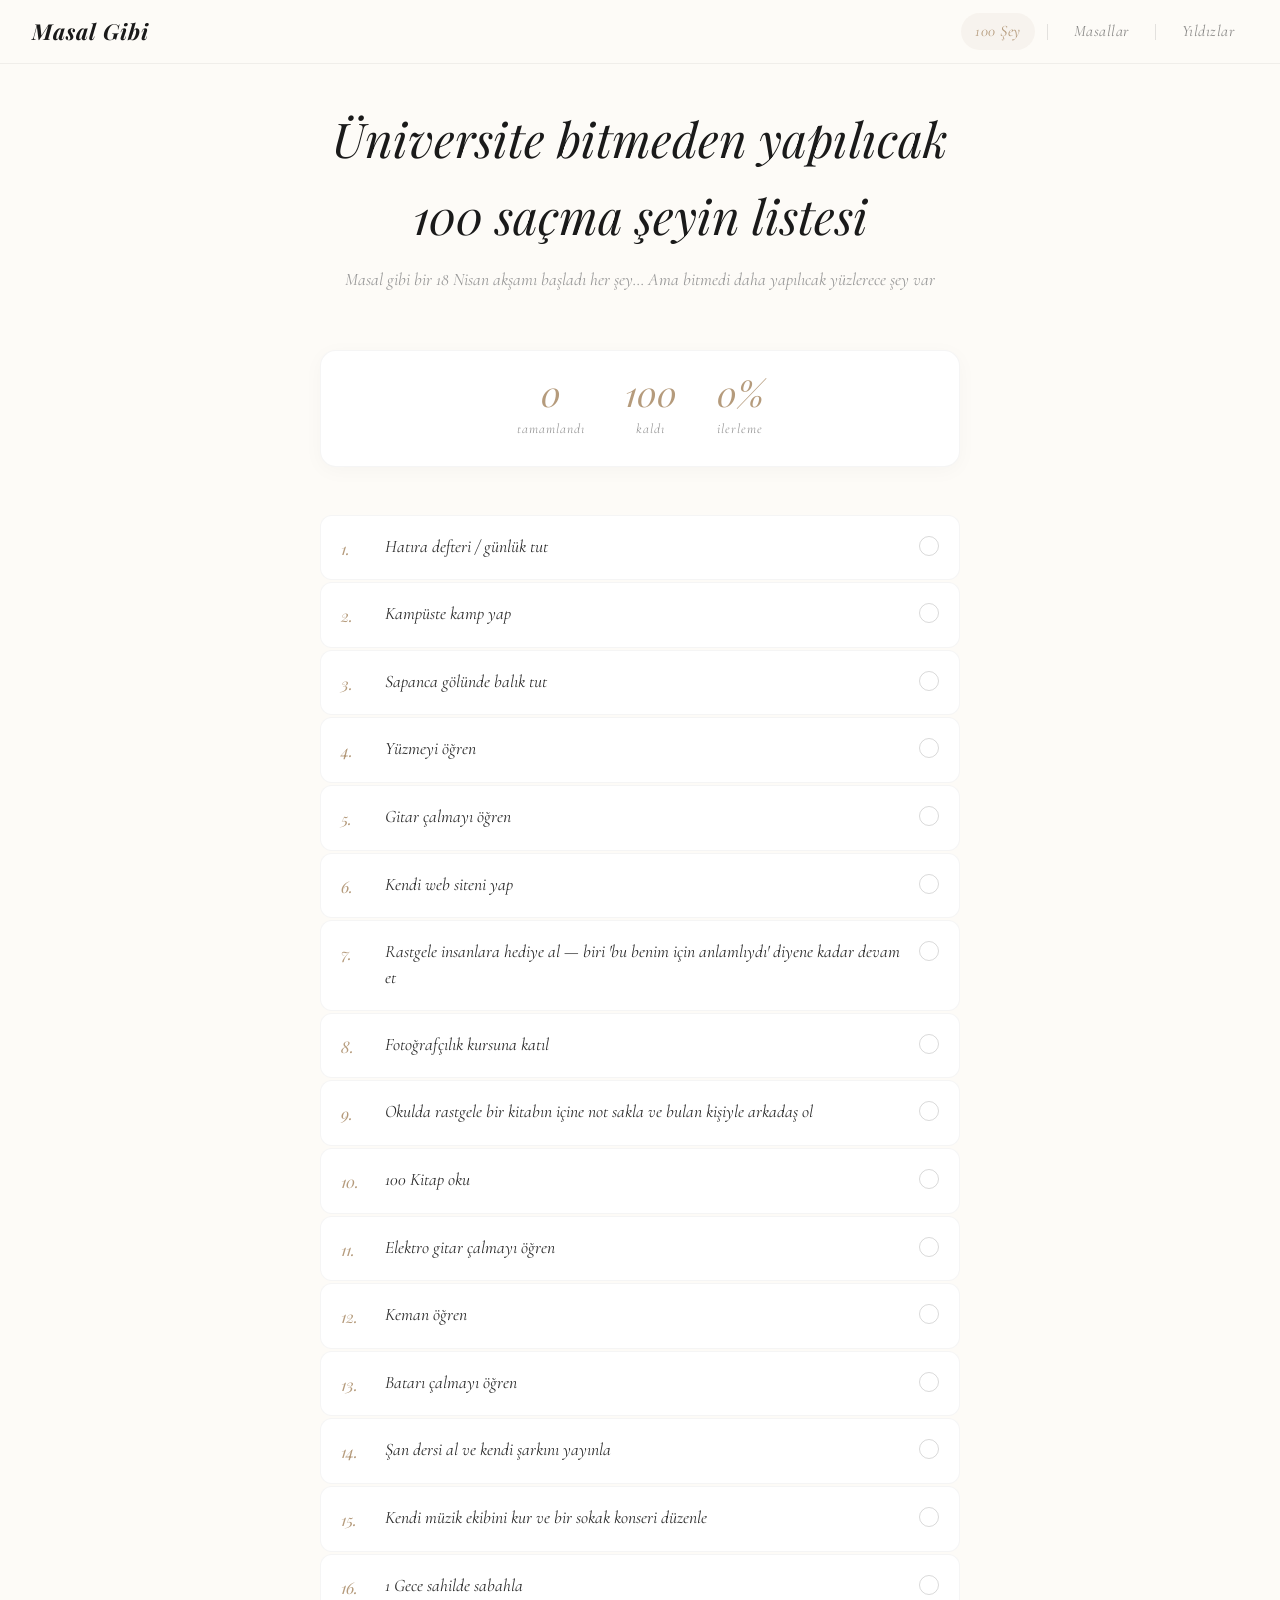
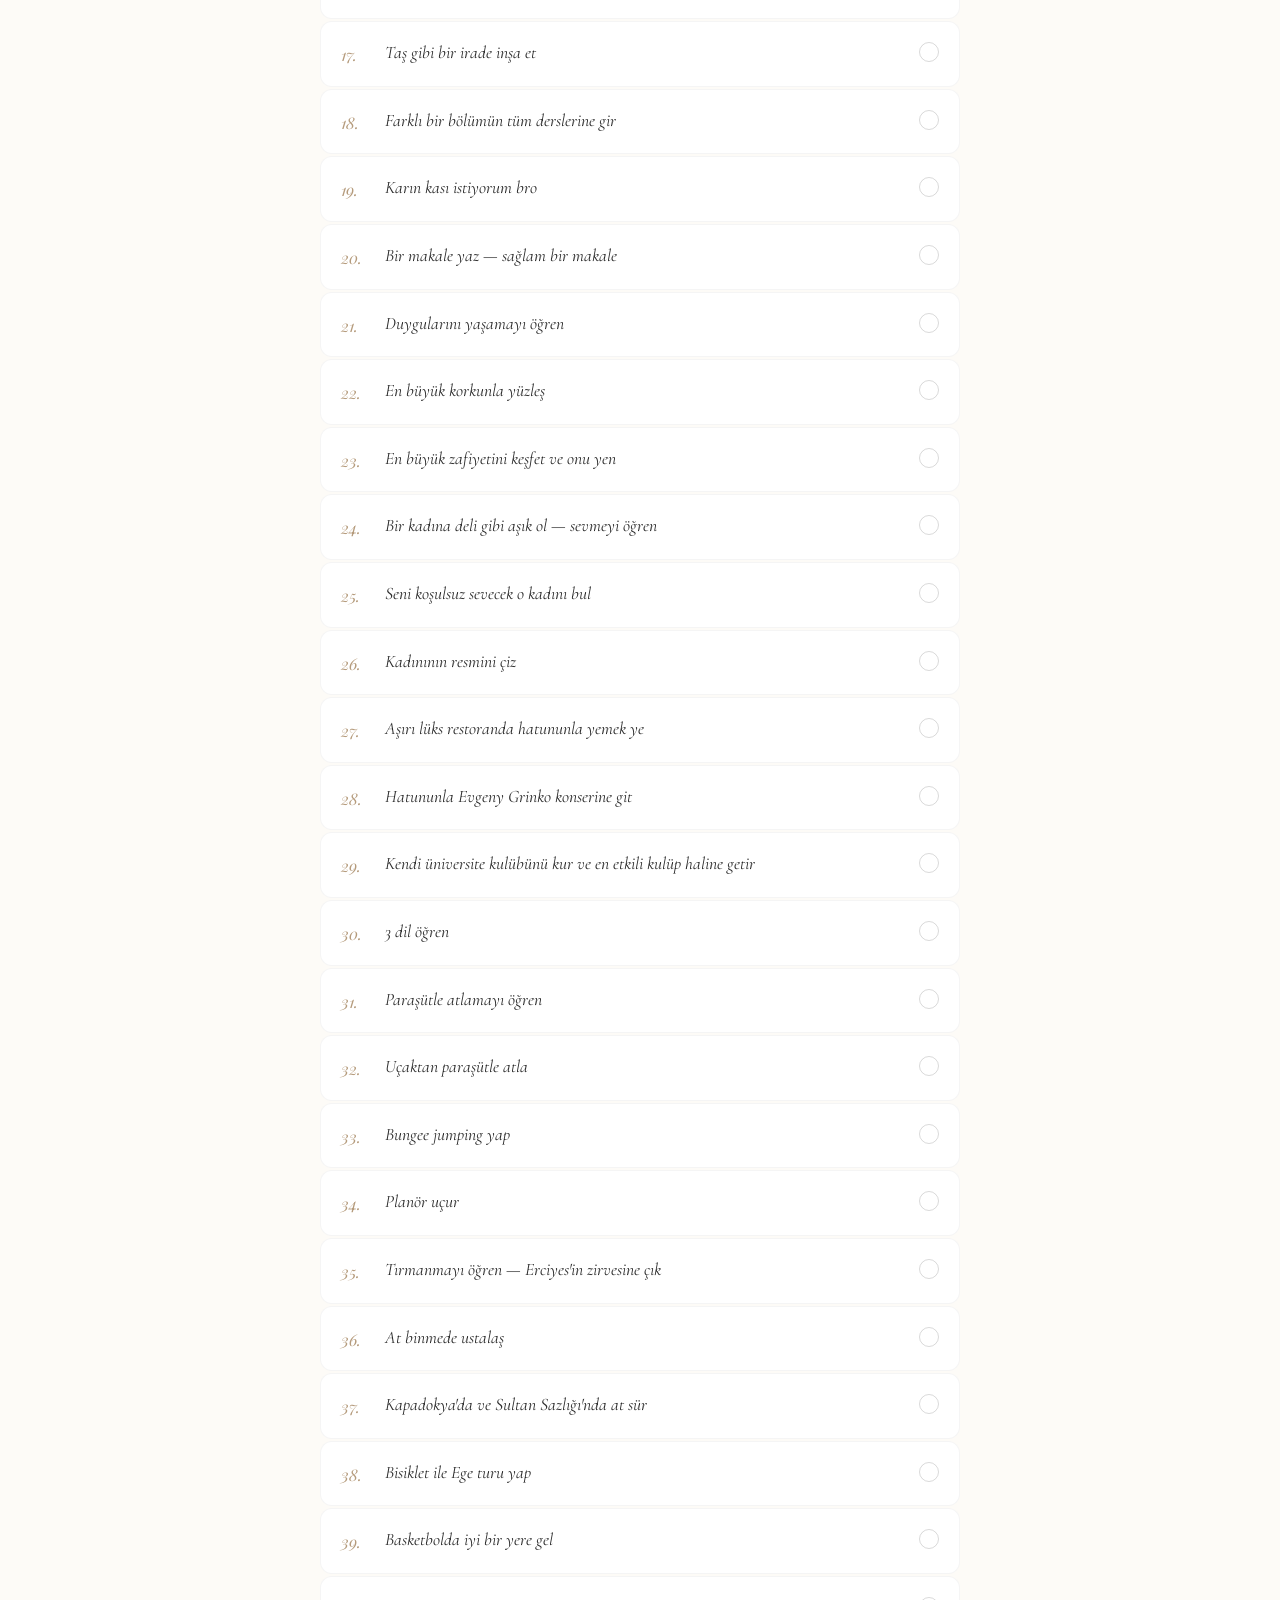
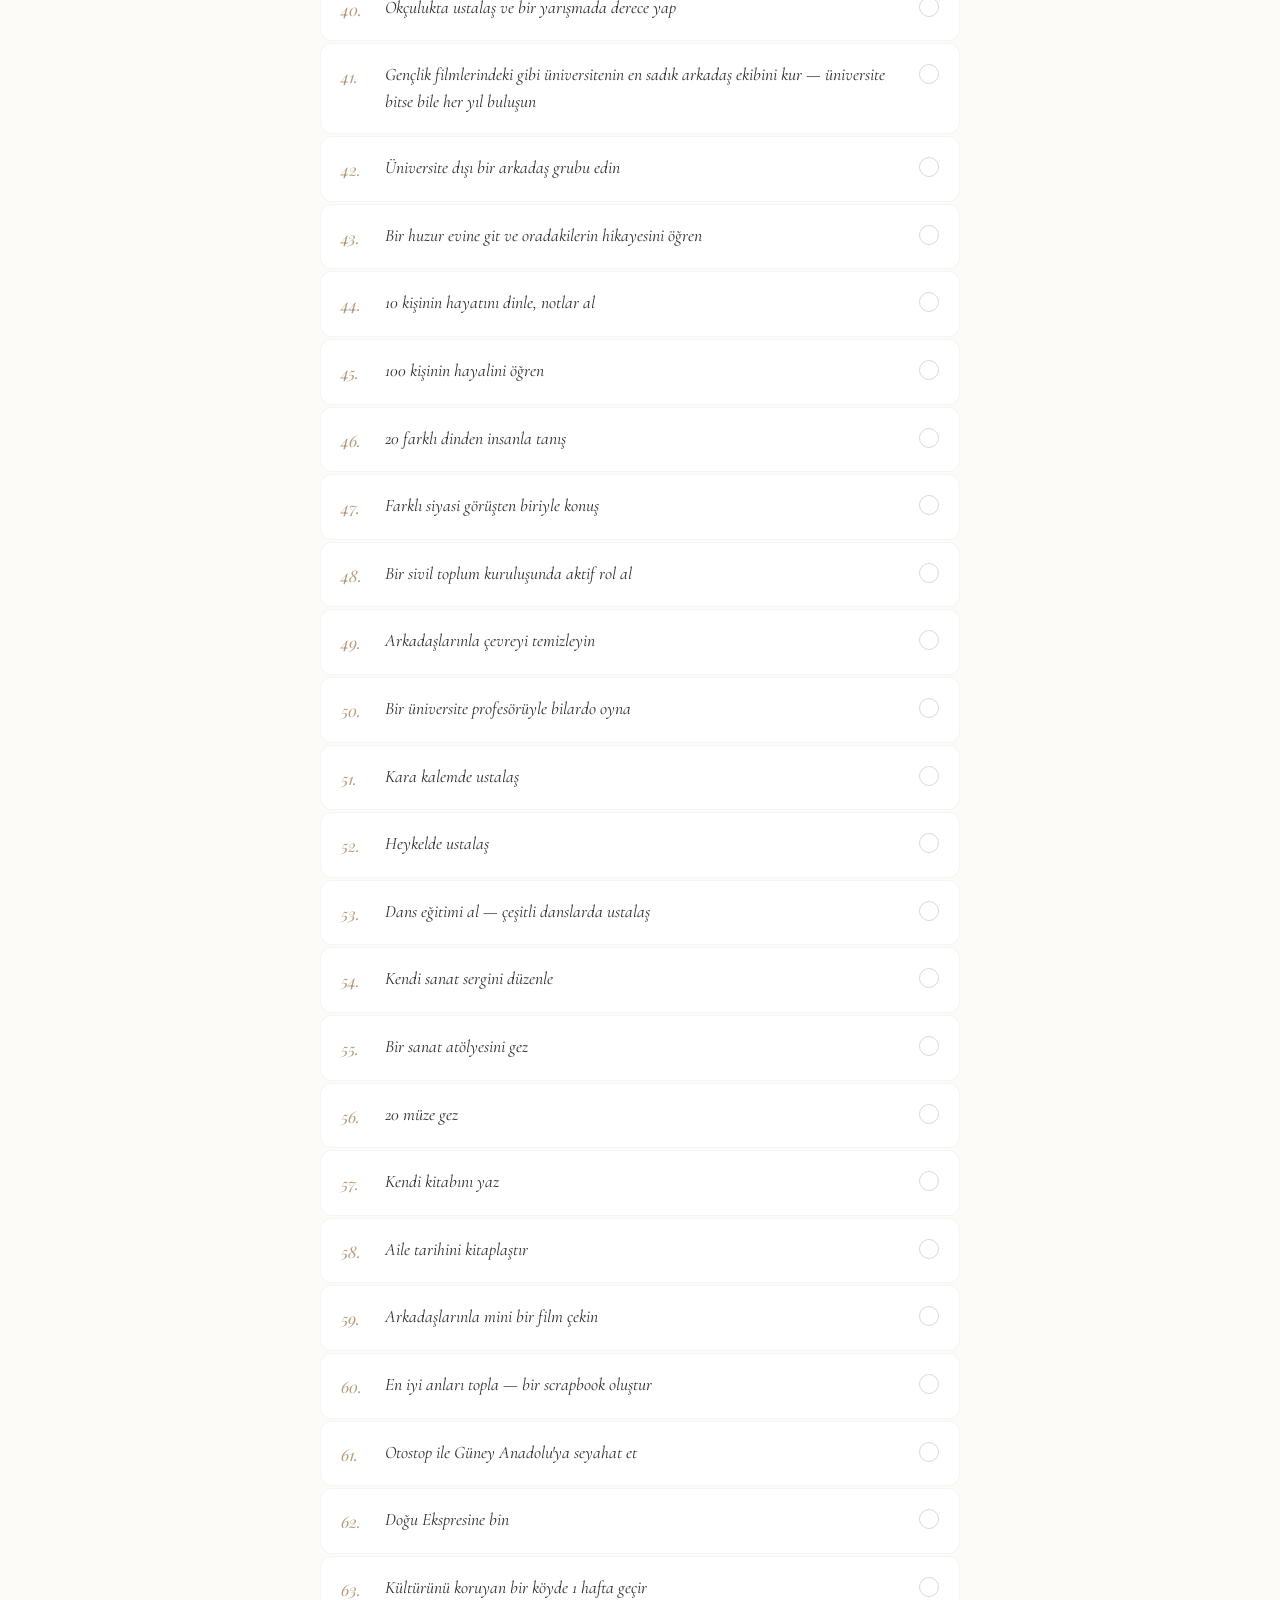
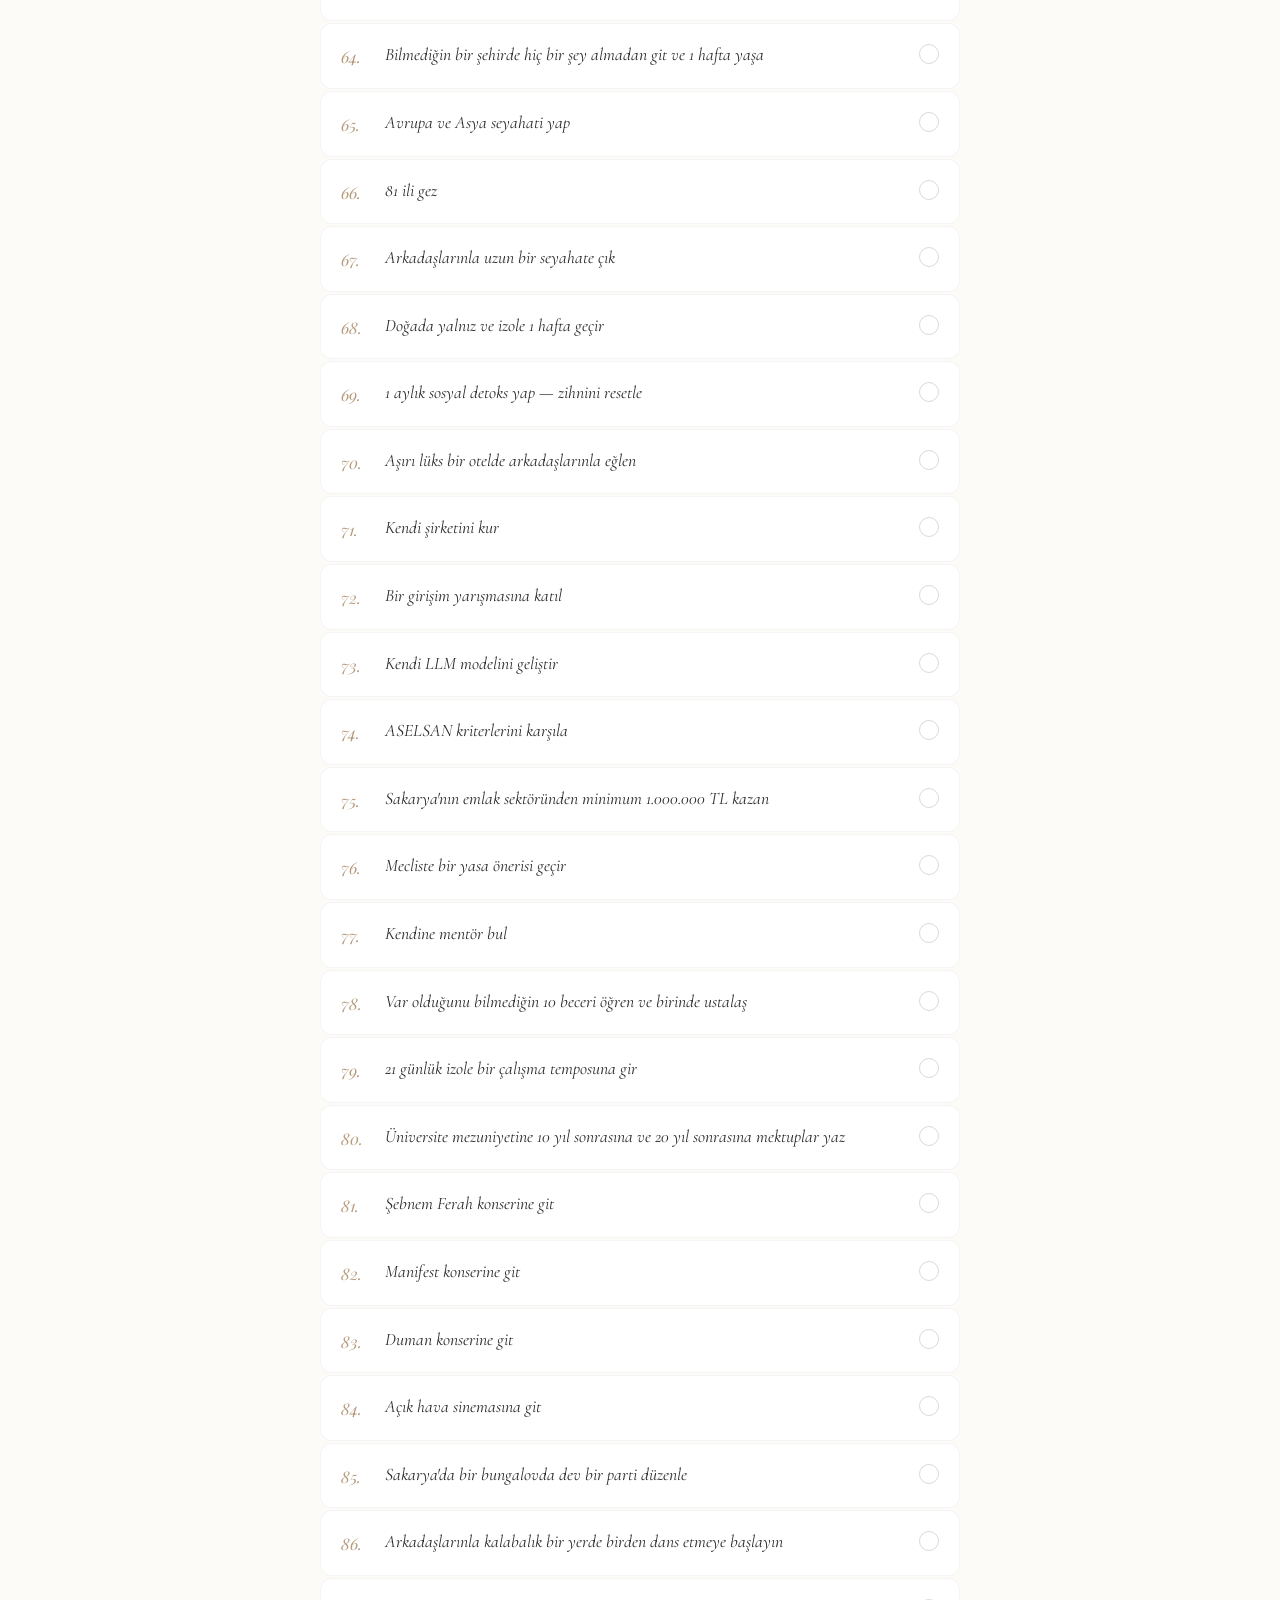
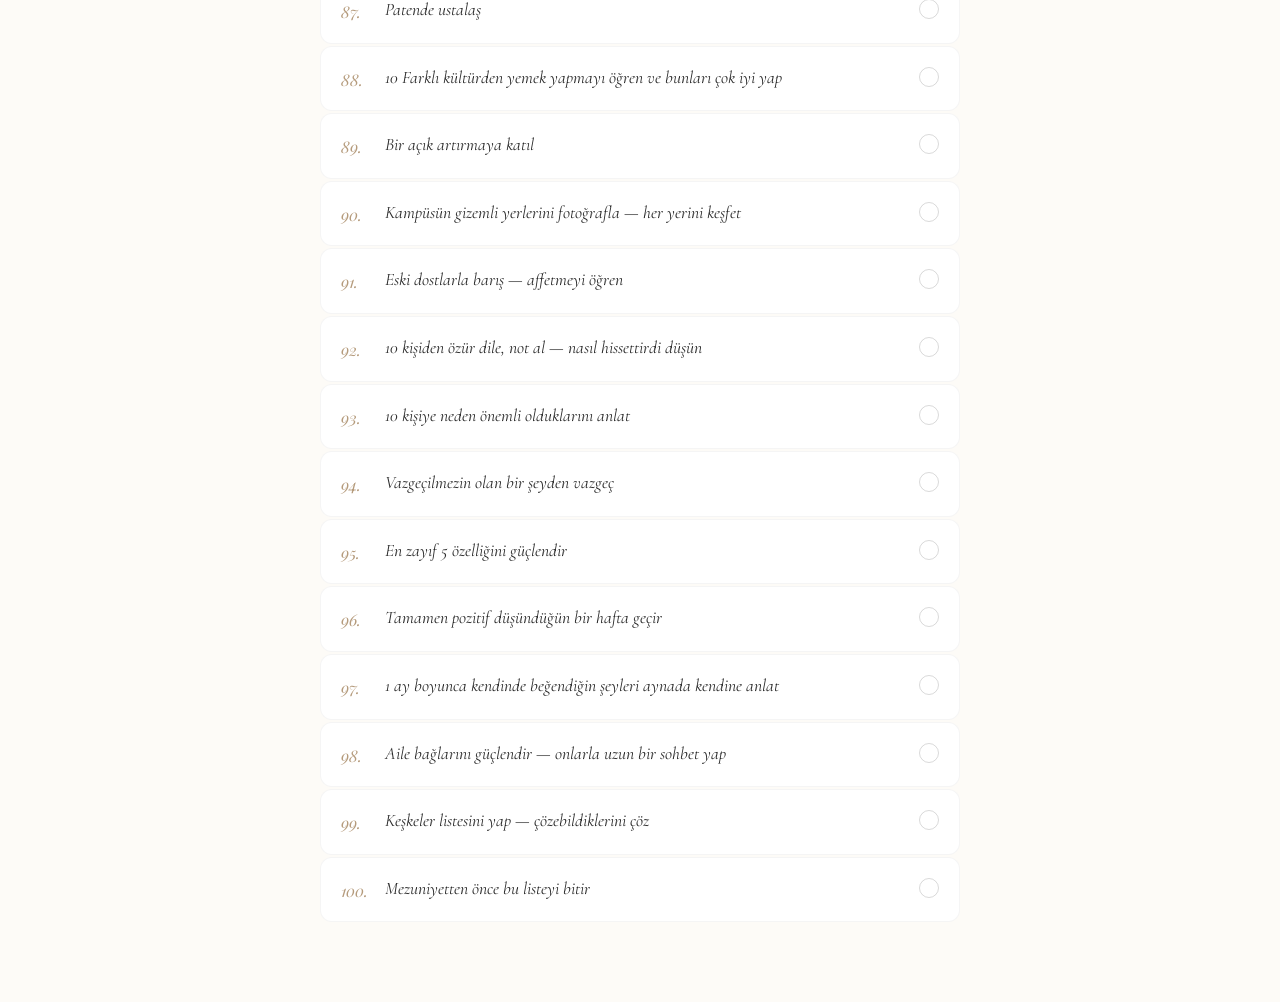
<file: bucket.html>
<!DOCTYPE html>
<html lang="tr">
<head>
  <meta charset="UTF-8">
  <meta name="viewport" content="width=device-width, initial-scale=1.0">
  <title>Masal Gibi | 100 Şey</title>
  <link href="https://fonts.googleapis.com/css2?family=Playfair+Display:ital,wght@0,400;0,700;1,400&family=Cormorant+Garamond:ital,wght@0,300;1,300&family=Inter:wght@300;400&display=swap" rel="stylesheet">
  <link rel="stylesheet" href="css/bucket.css">
</head>
<body>

  <!-- HEADER -->
  <header class="header">
    <a href="index.html" class="logo-text">Masal Gibi</a>
<nav class="nav">
  <a href="bucket.html" class="nav-link">100 Şey</a>
  <div class="nav-divider"></div>
  <a href="stories.html" class="nav-link">Masallar</a>
  <div class="nav-divider"></div>
  <a href="stars.html" class="nav-link">Yıldızlar</a>
</nav>
  </header>

  <!-- İÇERİK -->
  <main class="container">

    <div class="page-header">
      <h1>Üniversite bitmeden yapılıcak 100 saçma şeyin listesi</h1>
      <p>Masal gibi bir 18 Nisan akşamı başladı her şey...      Ama bitmedi daha yapılıcak yüzlerece şey var</p>
    </div>

    <div class="counter">
      <div class="counter-item">
        <span class="counter-number" id="count-done">0</span>
        <span class="counter-label">tamamlandı</span>
      </div>
      <div class="counter-item">
        <span class="counter-number" id="count-left">100</span>
        <span class="counter-label">kaldı</span>
      </div>
      <div class="counter-item">
        <span class="counter-number" id="count-percent">0%</span>
        <span class="counter-label">ilerleme</span>
      </div>
    </div>

    <div class="bucket-list" id="bucket-list"></div>

  </main>

  <script src="data/bucket.js"></script>
  <script src="js/header.js"></script>
  <script src="js/nav.js"></script>
  <script>
    const list = document.getElementById("bucket-list");

    function updateCounter() {
      const total   = BUCKET_LIST.length;
      const done    = BUCKET_LIST.filter(i => i.done).length;
      const left    = total - done;
      const percent = Math.round((done / total) * 100);

      document.getElementById("count-done").textContent    = done;
      document.getElementById("count-left").textContent    = left;
      document.getElementById("count-percent").textContent = percent + "%";
    }

    BUCKET_LIST.forEach(item => {
      const el = document.createElement("div");
      el.className = "bucket-item" + (item.done ? " done" : "");
      el.innerHTML = `
        <span class="item-number">${item.id}.</span>
        <span class="item-text">${item.text}</span>
        <span class="item-check">${item.done ? "✓" : ""}</span>
      `;
      list.appendChild(el);
    });

    updateCounter();
  </script>

</body>
</html>
</file>
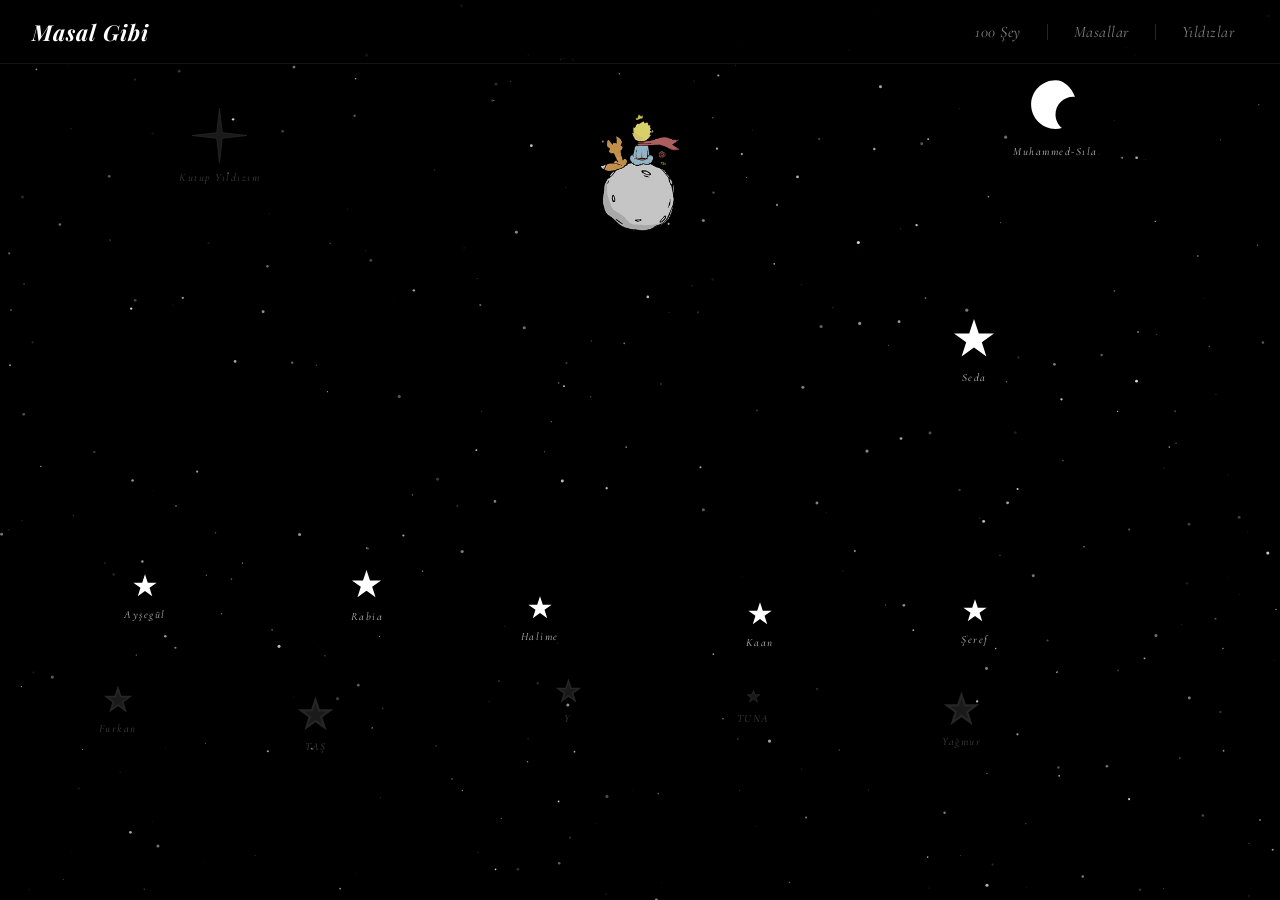
<file: stars.html>
<!DOCTYPE html>
<html lang="tr">
<head>
  <meta charset="UTF-8">
  <meta name="viewport" content="width=device-width, initial-scale=1.0">
  <title>Masal Gibi | Yıldızlar</title>
  <link href="https://fonts.googleapis.com/css2?family=Playfair+Display:ital,wght@0,400;1,400&family=Cormorant+Garamond:ital,wght@0,300;1,300&display=swap" rel="stylesheet">
  <style>
    *, *::before, *::after { margin: 0; padding: 0; box-sizing: border-box; }

    :root {
      --font-serif: 'Playfair Display', Georgia, serif;
      --font-body: 'Cormorant Garamond', Georgia, serif;
    }

    body, html {
      width: 100%; height: 100%;
      background: #000;
      overflow: hidden;
      font-family: var(--font-body);
    }

    #star-field {
      position: fixed;
      inset: 0;
      z-index: 1;
      pointer-events: none;
    }

    .sky {
      position: relative;
      width: 100vw;
      height: 100vh;
      z-index: 10;
    }

    /* HEADER */
    .header {
      position: fixed;
      top: 0;
      width: 100%;
      height: 64px;
      background: rgba(0,0,0,0.6);
      backdrop-filter: blur(12px);
      display: flex;
      align-items: center;
      justify-content: space-between;
      padding: 0 32px;
      z-index: 200;
      border-bottom: 1px solid rgba(255,255,255,0.08);
    }

    .logo-text {
      font-family: var(--font-serif);
      font-size: 22px;
      font-weight: 700;
      font-style: italic;
      color: #ffffff;
      text-decoration: none;
      letter-spacing: 1px;
    }

    .nav {
      display: flex;
      align-items: center;
      gap: 8px;
    }

    .nav-link {
      font-family: var(--font-body);
      font-style: italic;
      font-size: 1rem;
      color: rgba(255,255,255,0.5);
      text-decoration: none;
      padding: 6px 14px;
      border-radius: 20px;
      letter-spacing: 0.5px;
      transition: color 0.3s, background 0.3s;
      white-space: nowrap;
    }

    .nav-link:hover {
      color: #ffffff;
      background: rgba(255,255,255,0.08);
    }

    .nav-link.active {
      color: #ffffff;
      background: rgba(255,255,255,0.08);
    }

    .nav-divider {
      width: 1px;
      height: 16px;
      background: rgba(255,255,255,0.15);
      margin: 0 4px;
    }

    /* CELESTIAL */
    .celestial {
      position: absolute;
      z-index: 100;
      display: flex;
      flex-direction: column;
      align-items: center;
      transition: opacity 0.5s ease;
    }

    .celestial svg {
      display: block;
      width: 100%;
      height: 100%;
      overflow: visible;
    }

    @keyframes activeGlow {
      0%, 100% { filter: drop-shadow(0 0 4px #fff); transform: scale(1); }
      50%       { filter: drop-shadow(0 0 12px #fff) drop-shadow(0 0 20px #fff); transform: scale(1.08); }
    }

    .active-star {
      cursor: pointer;
      animation: activeGlow 4s infinite ease-in-out;
    }
    .active-star svg { fill: #ffffff; }

    .dim-star {
      cursor: default;
      opacity: 0.45;
    }
    .dim-star svg { fill: #3a3a3a; stroke: #555; stroke-width: 1.5px; }

    .name-tag {
      margin-top: 8px;
      font-family: var(--font-body);
      font-style: italic;
      font-size: 11px;
      letter-spacing: 1.5px;
      color: rgba(255,255,255,0.55);
      white-space: nowrap;
      text-align: center;
      pointer-events: none;
      transition: color 0.3s;
    }

    .active-star .name-tag { color: rgba(255,255,255,0.75); }
    .active-star:hover .name-tag { color: rgba(255,255,255,1); }

    /* PRENS */
    #prens {
      position: absolute;
      transform: translateX(-50%);
      z-index: 50;
      opacity: 0.85;
      width: 130px;
      pointer-events: none;
    }

    /* OVERLAY */
    #overlay {
      position: fixed;
      inset: 0;
      background: rgba(0,0,0,0.88);
      backdrop-filter: blur(18px);
      display: flex;
      flex-direction: column;
      justify-content: center;
      align-items: center;
      z-index: 1000;
      opacity: 0;
      pointer-events: none;
      transition: opacity 0.6s ease;
    }

    #overlay.active {
      opacity: 1;
      pointer-events: all;
    }

    .modal-content {
      max-width: 560px;
      width: 90%;
      text-align: center;
      color: #fff;
      padding: 20px;
    }

    .modal-star-placeholder {
      height: 120px;
      display: flex;
      align-items: center;
      justify-content: center;
      margin-bottom: 20px;
    }

    #modal-name {
      font-family: var(--font-serif);
      font-style: italic;
      font-size: clamp(1.8rem, 5vw, 2.8rem);
      font-weight: 400;
      letter-spacing: 3px;
      margin-bottom: 16px;
      color: #fff;
    }

    #modal-note {
      font-family: var(--font-body);
      font-style: italic;
      font-size: clamp(1rem, 2.5vw, 1.2rem);
      color: rgba(255,255,255,0.65);
      line-height: 1.8;
      margin-bottom: 40px;
    }

    .close-btn {
      background: transparent;
      color: rgba(255,255,255,0.5);
      border: 1px solid rgba(255,255,255,0.2);
      padding: 10px 36px;
      cursor: pointer;
      font-family: var(--font-body);
      font-style: italic;
      font-size: 0.95rem;
      letter-spacing: 2px;
      transition: all 0.3s;
    }

    .close-btn:hover {
      color: #fff;
      border-color: rgba(255,255,255,0.6);
    }

    #clone-layer {
      position: fixed;
      inset: 0;
      z-index: 1100;
      pointer-events: none;
    }

    @media (max-width: 600px) {
      .header { padding: 0 16px; }
      .logo-text { font-size: 19px; }
      .nav-link { font-size: 0.9rem; padding: 5px 10px; }
    }
  </style>
</head>
<body>

<canvas id="star-field"></canvas>

<header class="header">
  <a href="index.html" class="logo-text">Masal Gibi</a>
<nav class="nav">
  <a href="bucket.html" class="nav-link">100 Şey</a>
  <div class="nav-divider"></div>
  <a href="stories.html" class="nav-link">Masallar</a>
  <div class="nav-divider"></div>
  <a href="stars.html" class="nav-link">Yıldızlar</a>
</nav>
</header>

<div class="sky" id="sky"></div>

<div id="overlay">
  <div class="modal-content">
    <div class="modal-star-placeholder"></div>
    <div id="modal-name"></div>
    <p id="modal-note"></p>
    <button class="close-btn" onclick="closeOverlay()">Gökyüzüne dön</button>
  </div>
</div>

<div id="clone-layer"></div>

<script src="data/stars.js"></script>
<script src="js/nav.js"></script>
<script>
  const SHAPES = {
    star4: { vb: "0 0 100 100", d: "M50 0 L55 45 L100 50 L55 55 L50 100 L45 55 L0 50 L45 45 Z" },
    star5: { vb: "0 0 24 24",   d: "M12 2l2.4 7.2h7.6l-6.1 4.4 2.3 7.2-6.2-4.5-6.2 4.5 2.3-7.2-6.1-4.4h7.6z" },
    moon:  { vb: "0 0 24 24",   d: "M12 3c-4.97 0-9 4.03-9 9s4.03 9 9 9c.83 0 1.61-.12 2.35-.33-1.44-1.21-2.35-3.01-2.35-5.02 0-3.62 2.94-6.55 6.55-6.55.22 0 .43.01.65.04C18.06 5.92 15.26 3 12 3z" }
  };

  const canvas = document.getElementById("star-field");
  const ctx    = canvas.getContext("2d");
  let cw, ch;

  const bgStars = Array.from({ length: 350 }, () => ({
    x:     Math.random() * 100,
    y:     Math.random() * 100,
    s:     Math.random() * 1.4 + 0.2,
    o:     Math.random() * 0.7 + 0.1,
    speed: Math.random() * 0.003 + 0.001
  }));

  function resizeCanvas() {
    cw = canvas.width  = window.innerWidth;
    ch = canvas.height = window.innerHeight;
  }

  function drawCanvas() {
    ctx.clearRect(0, 0, cw, ch);
    bgStars.forEach(s => {
      s.o += Math.sin(Date.now() * s.speed) * 0.002;
      ctx.fillStyle = `rgba(255,255,255,${Math.max(0.05, Math.min(0.9, s.o))})`;
      ctx.beginPath();
      ctx.arc(s.x * cw / 100, s.y * ch / 100, s.s, 0, Math.PI * 2);
      ctx.fill();
    });
    requestAnimationFrame(drawCanvas);
  }

  window.addEventListener("resize", resizeCanvas);
  resizeCanvas();
  drawCanvas();

  const sky = document.getElementById("sky");

  if (STARS_DATA.prens) {
    const img = document.createElement("img");
    img.id  = "prens";
    img.src = STARS_DATA.prens.src;
    Object.assign(img.style, STARS_DATA.prens.pos);
    sky.appendChild(img);
  }

  function createCelestial(data, pos) {
    const el = document.createElement("div");
    el.className = "celestial " + (data.active ? "active-star" : "dim-star");
    el.id = data.id;

    Object.assign(el.style, {
      width:  data.size + "px",
      height: data.size + "px",
      ...pos
    });

    const shape = SHAPES[data.shape] || SHAPES.star5;
    el.innerHTML = `
      <svg viewBox="${shape.vb}"><path d="${shape.d}"/></svg>
      <div class="name-tag">${data.name}</div>
    `;

    if (data.active) {
      el.addEventListener("click", () => openOverlay(data, el));
    }

    return el;
  }

  STARS_DATA.main.forEach(star => {
    sky.appendChild(createCelestial(star, star.pos));
  });

  function gridPositions(count) {
    const cols  = Math.ceil(Math.sqrt(count * 2));
    const rows  = Math.ceil(count / cols);
    const cellW = 80 / cols;
    const cellH = 25 / rows;
    const positions = [];

    for (let r = 0; r < rows; r++) {
      for (let c = 0; c < cols; c++) {
        if (positions.length >= count) break;
        const baseLeft = 10 + c * cellW;
        const baseTop  = 65 + r * cellH;
        const jitterX  = (Math.random() - 0.5) * cellW * 0.35;
        const jitterY  = (Math.random() - 0.5) * cellH * 0.35;
        positions.push({
          left: Math.min(Math.max(baseLeft + jitterX, 5), 92) + "vw",
          top:  Math.min(Math.max(baseTop  + jitterY, 63), 93) + "vh"
        });
      }
    }
    return positions;
  }

  const friendPositions = gridPositions(STARS_DATA.friends.length);
  STARS_DATA.friends.forEach((star, idx) => {
    sky.appendChild(createCelestial(star, friendPositions[idx]));
  });

  let activeClone = null;
  let originEl    = null;
  let originPos   = {};

  function openOverlay(data, el) {
    originEl = el;
    const rect = el.getBoundingClientRect();
    originPos = { top: rect.top, left: rect.left };

    const clone = el.cloneNode(true);
    Object.assign(clone.style, {
      position:   "fixed",
      top:        rect.top    + "px",
      left:       rect.left   + "px",
      width:      rect.width  + "px",
      height:     rect.height + "px",
      transition: "none"
    });
    clone.querySelector(".name-tag").style.display = "none";
    document.getElementById("clone-layer").appendChild(clone);
    activeClone = clone;
    el.style.opacity = "0";

    document.getElementById("modal-name").textContent = data.name;
    document.getElementById("modal-note").textContent = data.note || "Işığıyla eşlik ediyor.";
    document.getElementById("overlay").classList.add("active");

    requestAnimationFrame(() => {
      clone.style.transition = "all 0.9s cubic-bezier(0.19, 1, 0.22, 1)";
      clone.style.top        = "30%";
      clone.style.left       = "50%";
      clone.style.transform  = "translate(-50%, -50%) scale(3)";
    });
  }

  function closeOverlay() {
    document.getElementById("overlay").classList.remove("active");
    if (activeClone) {
      activeClone.style.transition = "all 0.7s cubic-bezier(0.19, 1, 0.22, 1)";
      activeClone.style.top        = originPos.top  + "px";
      activeClone.style.left       = originPos.left + "px";
      activeClone.style.transform  = "translate(0,0) scale(1)";
      setTimeout(() => {
        if (originEl) originEl.style.opacity = "1";
        activeClone.remove();
        activeClone = null;
        originEl    = null;
      }, 700);
    }
  }

  document.getElementById("overlay").addEventListener("click", function(e) {
    if (e.target === this) closeOverlay();
  });
</script>

</body>
</html>
</file>
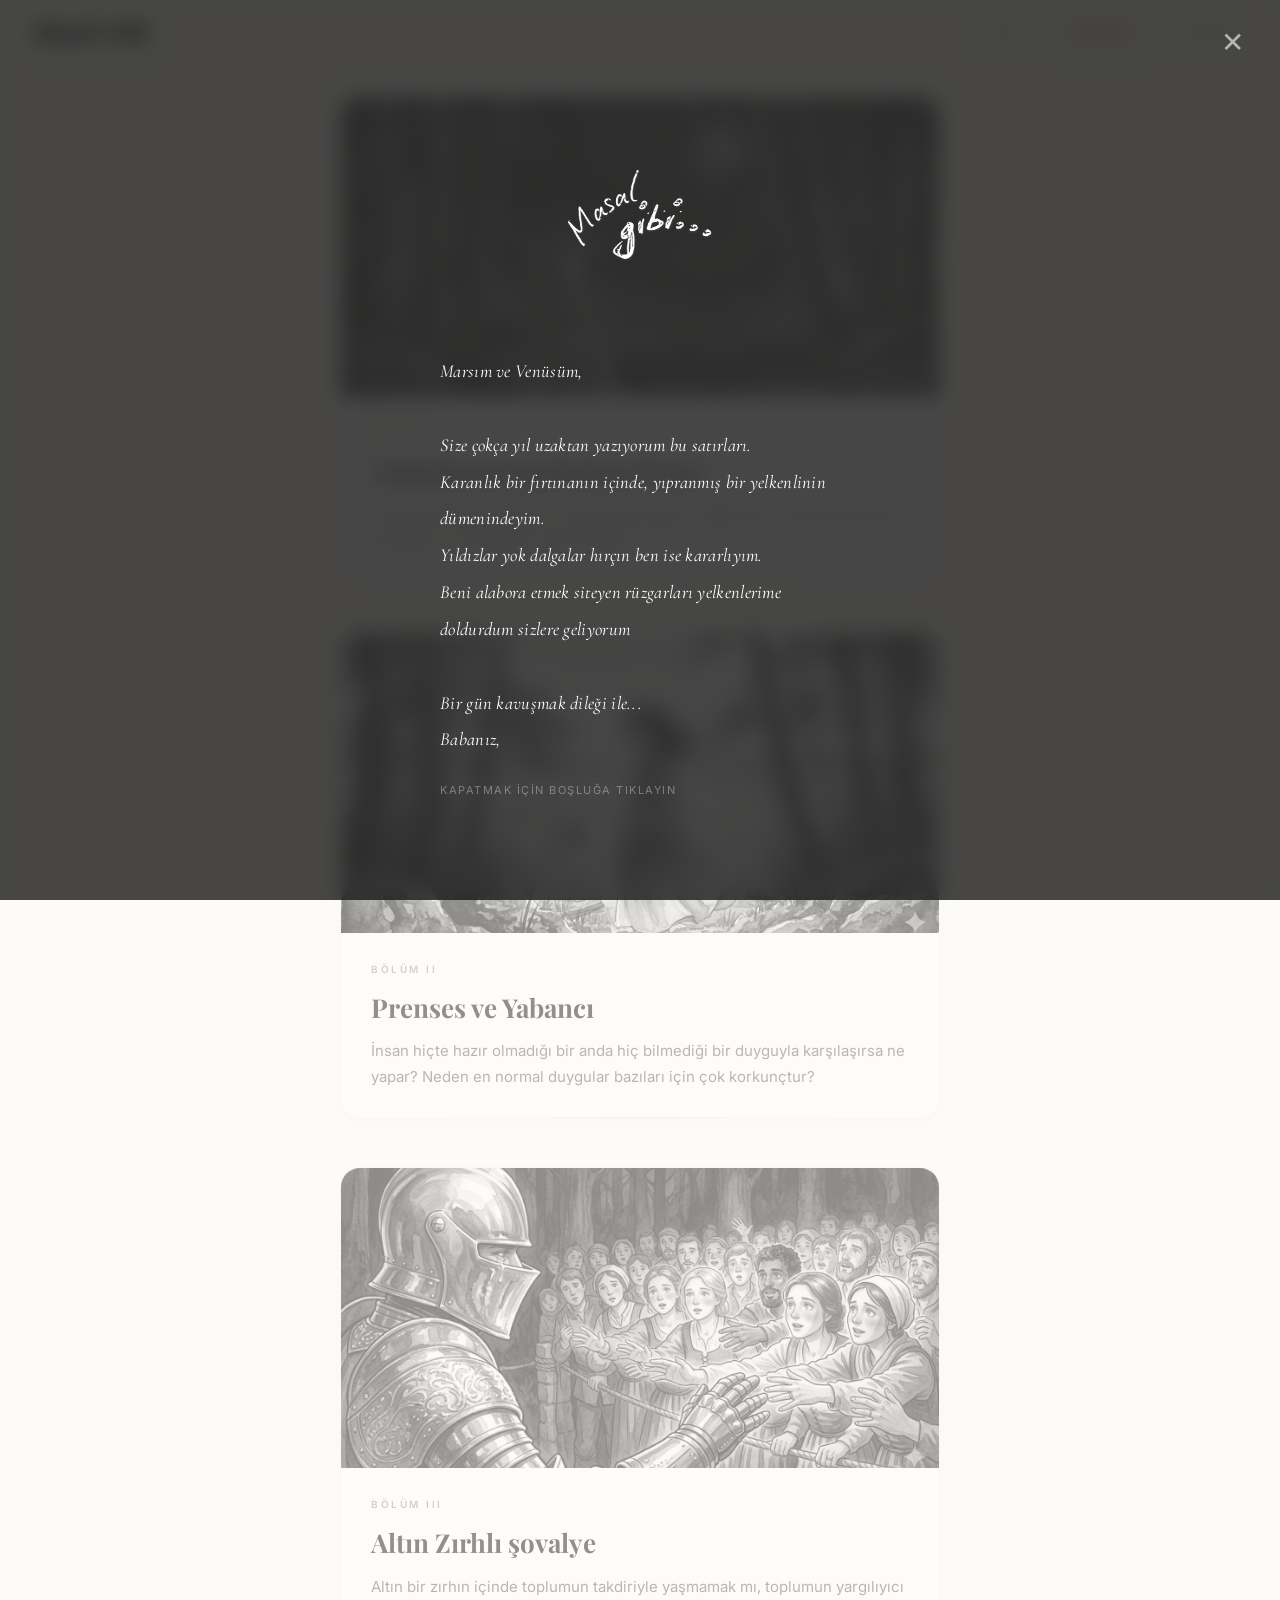
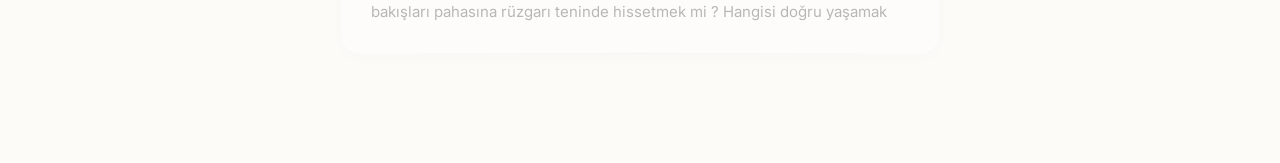
<file: stories.html>
<!DOCTYPE html>
<html lang="tr">
<head>
  <meta charset="UTF-8">
  <meta name="viewport" content="width=device-width, initial-scale=1.0">
  <title>Masal Gibi</title>
  <link href="https://fonts.googleapis.com/css2?family=Playfair+Display:ital,wght@0,400;0,700;1,400&family=Cormorant+Garamond:ital,wght@0,300;1,300&family=Inter:wght@300;400&display=swap" rel="stylesheet">
  <link rel="stylesheet" href="css/main.css">
</head>
<body>

  <!-- GİRİŞ EKRANI -->
  <div id="intro" class="intro">
    <div class="close" id="closeBtn">✕</div>
    <div class="intro-box">
      <img src="assets/images/ovlog.png" class="intro-logo" alt="Logo">
      <p class="intro-text">
        Marsım ve Venüsüm,<br><br>
        Size çokça yıl uzaktan yazıyorum bu satırları.<br>
        Karanlık bir fırtınanın içinde, yıpranmış bir yelkenlinin dümenindeyim.<br>
        Yıldızlar yok dalgalar hırçın ben ise kararlıyım.<br>
        Beni alabora etmek siteyen rüzgarları yelkenlerime doldurdum sizlere geliyorum<br>
        <br>
        Bir gün kavuşmak dileği ile...<br>
        Babanız,
      </p>
      <span class="intro-note">Kapatmak için boşluğa tıklayın</span>
    </div>
  </div>

  <!-- HEADER -->
  <header class="header">
    <a href="index.html" class="logo-text">Masal Gibi</a>
<nav class="nav">
  <a href="bucket.html" class="nav-link">100 Şey</a>
  <div class="nav-divider"></div>
  <a href="stories.html" class="nav-link">Masallar</a>
  <div class="nav-divider"></div>
  <a href="stars.html" class="nav-link">Yıldızlar</a>
</nav>
  </header>

  <!-- ANA İÇERİK -->
  <main class="container"></main>

  <script src="data/stories.js"></script>
  <script src="js/app.js"></script>
  <script src="js/header.js"></script>
  <script src="js/nav.js"></script>

</body>
</html>
</file>
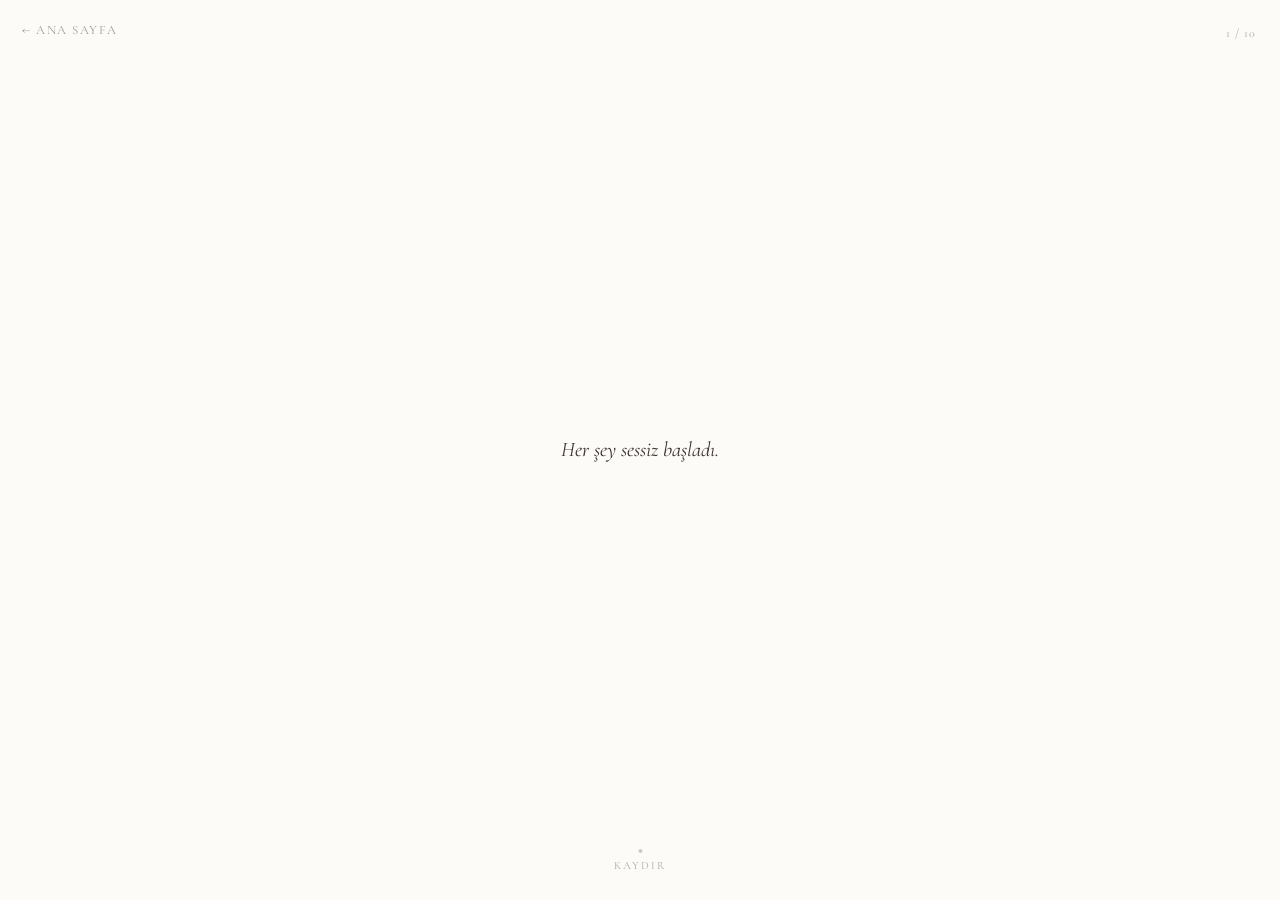
<file: story.html>
<!DOCTYPE html>
<html lang="tr">
<head>
  <meta charset="UTF-8">
  <meta name="viewport" content="width=device-width, initial-scale=1.0">
  <title>Masal Gibi | Hikaye</title>
  <link href="https://fonts.googleapis.com/css2?family=Playfair+Display:ital,wght@0,400;0,700;1,400&family=Cormorant+Garamond:ital,wght@0,300;1,300&display=swap" rel="stylesheet">
  <link rel="stylesheet" href="css/story.css">
</head>
<body>

  <div id="story-container" class="container"></div>

  <script src="data/stories.js"></script>
  <script src="js/story.js"></script>

</body>
</html>
</file>
<file: css/bucket.css>
*, *::before, *::after {
  margin: 0;
  padding: 0;
  box-sizing: border-box;
}

:root {
  --font-serif: 'Playfair Display', Georgia, serif;
  --font-body: 'Cormorant Garamond', Georgia, serif;
  --color-bg: #fdfbf7;
  --color-text: #2c2c2c;
  --color-accent: #b59b7c;
  --color-muted: #999;
  --color-card: #ffffff;
  --color-done: #e8f5ef;
}

body {
  font-family: var(--font-body);
  background: var(--color-bg);
  color: var(--color-text);
  line-height: 1.6;
  min-height: 100vh;
}

/* HEADER */
.header {
  position: fixed;
  top: 0;
  width: 100%;
  height: 64px;
  background: rgba(253, 251, 247, 0.95);
  backdrop-filter: blur(12px);
  display: flex;
  align-items: center;
  justify-content: space-between;
  padding: 0 32px;
  z-index: 100;
  border-bottom: 1px solid rgba(0,0,0,0.05);
}

.logo-text {
  font-family: var(--font-serif);
  font-size: 22px;
  font-weight: 700;
  font-style: italic;
  color: #1a1a1a;
  text-decoration: none;
  letter-spacing: 1px;
}

.nav {
  display: flex;
  align-items: center;
  gap: 8px;
}

.nav-link {
  font-family: var(--font-body);
  font-style: italic;
  font-size: 1rem;
  color: rgba(44,44,44,0.55);
  text-decoration: none;
  padding: 6px 14px;
  border-radius: 20px;
  letter-spacing: 0.5px;
  transition: color 0.3s, background 0.3s;
  white-space: nowrap;
}

.nav-link:hover {
  color: #1a1a1a;
  background: rgba(0,0,0,0.05);
}

.nav-link.active {
  color: var(--color-accent);
  background: rgba(181,155,124,0.08);
}

.nav-divider {
  width: 1px;
  height: 16px;
  background: rgba(0,0,0,0.1);
  margin: 0 4px;
}

/* CONTAINER */
.container {
  max-width: 680px;
  margin: auto;
  padding: 100px 20px 80px;
}

/* SAYFA BAŞLIĞI */
.page-header {
  text-align: center;
  margin-bottom: 56px;
}

.page-header h1 {
  font-family: var(--font-serif);
  font-size: clamp(2rem, 5vw, 3rem);
  font-weight: 400;
  font-style: italic;
  color: #1a1a1a;
  margin-bottom: 12px;
}

.page-header p {
  font-family: var(--font-body);
  font-style: italic;
  font-size: 1.1rem;
  color: var(--color-muted);
}

/* SAYAÇ */
.counter {
  display: flex;
  justify-content: center;
  gap: 40px;
  margin-bottom: 48px;
  padding: 24px;
  background: var(--color-card);
  border-radius: 16px;
  border: 1px solid rgba(0,0,0,0.04);
  box-shadow: 0 4px 20px rgba(0,0,0,0.03);
}

.counter-item {
  text-align: center;
}

.counter-number {
  font-family: var(--font-serif);
  font-size: 2.2rem;
  font-style: italic;
  color: var(--color-accent);
  display: block;
  line-height: 1;
  margin-bottom: 6px;
}

.counter-label {
  font-family: var(--font-body);
  font-style: italic;
  font-size: 0.85rem;
  color: var(--color-muted);
  letter-spacing: 1px;
}

/* LİSTE */
.bucket-list {
  display: flex;
  flex-direction: column;
  gap: 2px;
}

/* MADDE */
.bucket-item {
  display: flex;
  align-items: flex-start;
  gap: 16px;
  padding: 18px 20px;
  background: var(--color-card);
  border-radius: 12px;
  border: 1px solid rgba(0,0,0,0.04);
  cursor: pointer;
  transition: all 0.3s ease;
  user-select: none;
}

.bucket-item:hover {
  box-shadow: 0 4px 20px rgba(0,0,0,0.06);
  transform: translateX(4px);
}

.bucket-item.done {
  background: var(--color-done);
  border-color: rgba(76,175,80,0.1);
}

.bucket-item.done .item-text {
  text-decoration: line-through;
  color: var(--color-muted);
}

/* NUMARA */
.item-number {
  font-family: var(--font-serif);
  font-style: italic;
  font-size: 1rem;
  color: var(--color-accent);
  min-width: 28px;
  padding-top: 2px;
  flex-shrink: 0;
}

.bucket-item.done .item-number {
  color: #81c784;
}

/* METİN */
.item-text {
  font-family: var(--font-body);
  font-style: italic;
  font-size: 1.1rem;
  color: var(--color-text);
  line-height: 1.5;
  transition: color 0.3s;
  flex: 1;
}

/* TAMAMLANDI İKONU */
.item-check {
  width: 20px;
  height: 20px;
  border-radius: 50%;
  border: 1.5px solid rgba(0,0,0,0.15);
  flex-shrink: 0;
  margin-top: 2px;
  display: flex;
  align-items: center;
  justify-content: center;
  transition: all 0.3s ease;
  font-size: 11px;
  color: transparent;
}

.bucket-item.done .item-check {
  background: #81c784;
  border-color: #81c784;
  color: #fff;
}

/* KATEGORİ AYRAÇ */
.category-divider {
  font-family: var(--font-serif);
  font-style: italic;
  font-size: 0.8rem;
  letter-spacing: 2px;
  color: var(--color-accent);
  text-transform: uppercase;
  padding: 24px 4px 8px;
  opacity: 0.7;
}

/* MOBİL */
@media (max-width: 600px) {
  .header { padding: 0 16px; }
  .logo-text { font-size: 19px; }
  .nav-link { font-size: 0.9rem; padding: 5px 10px; }
  .counter { gap: 24px; }
  .counter-number { font-size: 1.8rem; }
}
</file>
<file: css/main.css>
*, *::before, *::after {
  margin: 0;
  padding: 0;
  box-sizing: border-box;
}

:root {
  --font-serif: 'Playfair Display', Georgia, serif;
  --font-body: 'Cormorant Garamond', Georgia, serif;
  --color-bg: #fdfbf7;
  --color-text: #2c2c2c;
  --color-accent: #b59b7c;
  --color-card: #ffffff;
}

body {
  font-family: 'Inter', sans-serif;
  background: var(--color-bg);
  color: var(--color-text);
  line-height: 1.6;
  overflow-x: hidden;
}

/* =====================
   HEADER
   ===================== */
.header {
  position: fixed;
  top: 0;
  width: 100%;
  height: 64px;
  background: rgba(253, 251, 247, 0.95);
  backdrop-filter: blur(12px);
  display: flex;
  align-items: center;
  justify-content: space-between;
  padding: 0 32px;
  z-index: 100;
  border-bottom: 1px solid rgba(0,0,0,0.05);
}

.logo-text {
  font-family: var(--font-serif);
  font-size: 22px;
  font-weight: 700;
  font-style: italic;
  color: #1a1a1a;
  text-decoration: none;
  letter-spacing: 1px;
  flex-shrink: 0;
}

/* NAV */
.nav {
  display: flex;
  align-items: center;
  gap: 8px;
}

.nav-link {
  font-family: var(--font-body);
  font-style: italic;
  font-size: 1rem;
  color: rgba(44,44,44,0.55);
  text-decoration: none;
  padding: 6px 14px;
  border-radius: 20px;
  letter-spacing: 0.5px;
  transition: color 0.3s, background 0.3s;
  white-space: nowrap;
}

.nav-link:hover {
  color: #1a1a1a;
  background: rgba(0,0,0,0.05);
}

.nav-link.active {
  color: var(--color-accent);
  background: rgba(181,155,124,0.08);
}

.nav-divider {
  width: 1px;
  height: 16px;
  background: rgba(0,0,0,0.1);
  margin: 0 4px;
}

/* =====================
   CONTAINER
   ===================== */
.container {
  max-width: 640px;
  margin: auto;
  padding: 96px 20px 60px;
}

/* =====================
   STORY CARD
   ===================== */
.story-card {
  margin-bottom: 48px;
  cursor: pointer;
  background: var(--color-card);
  border-radius: 20px;
  overflow: hidden;
  transition: transform 0.4s cubic-bezier(0.165, 0.84, 0.44, 1), box-shadow 0.4s ease;
  border: 1px solid rgba(0,0,0,0.04);
  box-shadow: 0 4px 20px rgba(0,0,0,0.04);
}

.story-card:hover {
  transform: translateY(-6px);
  box-shadow: 0 16px 40px rgba(0,0,0,0.09);
}

.story-image {
  width: 100%;
  height: 300px;
  background: #f4f1eb;
  overflow: hidden;
}

.story-image img {
  width: 100%;
  height: 100%;
  object-fit: cover;
  transition: transform 0.6s ease;
  display: block;
}

.story-card:hover .story-image img {
  transform: scale(1.04);
}

.story-content {
  padding: 28px 30px;
}

.story-tag {
  font-size: 10px;
  text-transform: uppercase;
  letter-spacing: 2.5px;
  color: var(--color-accent);
  font-weight: 600;
  display: block;
  margin-bottom: 10px;
}

.story-content h2 {
  font-family: var(--font-serif);
  font-size: 26px;
  margin-bottom: 10px;
  color: #111;
}

.story-content p {
  color: #666;
  font-size: 15px;
  line-height: 1.7;
}

.divider {
  height: 1px;
  background: linear-gradient(to right, transparent, rgba(0,0,0,0.07), transparent);
}

.story-card.disabled {
  filter: grayscale(1);
  opacity: 0.45;
  pointer-events: none;
}

/* =====================
   INTRO
   ===================== */
.intro {
  position: fixed;
  inset: 0;
  background: rgba(10,10,10,0.75);
  backdrop-filter: blur(10px);
  display: flex;
  justify-content: center;
  align-items: center;
  z-index: 9999;
}

.intro-box {
  max-width: 440px;
  text-align: left;
  padding: 20px;
  display: flex;
  flex-direction: column;
  align-items: center;
}

.intro-logo {
  width: 180px;
  margin-bottom: 28px;
  filter: brightness(0) invert(1);
  align-self: center;
}

.intro-text {
  color: #fff;
  font-family: var(--font-body);
  font-size: 1.15rem;
  line-height: 2;
  font-style: italic;
  text-align: left;
  width: 100%;
  letter-spacing: 0.3px;
}

.intro-note {
  display: block;
  margin-top: 24px;
  font-size: 11px;
  letter-spacing: 1.5px;
  text-transform: uppercase;
  color: rgba(255,255,255,0.35);
  text-align: left;
  width: 100%;
}

.close {
  position: absolute;
  top: 28px;
  right: 36px;
  color: rgba(255,255,255,0.6);
  font-size: 28px;
  cursor: pointer;
  transition: 0.3s;
  line-height: 1;
}

.close:hover {
  color: var(--color-accent);
  transform: rotate(90deg) scale(1.1);
}

/* =====================
   MOBİL
   ===================== */
@media (max-width: 600px) {
  .header {
    padding: 0 16px;
  }

  .nav-link {
    font-size: 0.9rem;
    padding: 5px 10px;
  }

  .logo-text {
    font-size: 19px;
  }
}
</file>
<file: css/story.css>
*, *::before, *::after {
  margin: 0;
  padding: 0;
  box-sizing: border-box;
}

:root {
  --font-serif: 'Playfair Display', Georgia, serif;
  --font-body: 'Cormorant Garamond', Georgia, serif;
  --transition-mood: background-color 1.2s ease;
}

html, body {
  height: 100%;
  overflow: hidden;
  background: #fdfbf7;
  color: #2c2c2c;
  transition: var(--transition-mood);
}

/* CONTAINER */
.container {
  height: 100vh;
  overflow-y: scroll;
  scroll-snap-type: y mandatory;
  -webkit-overflow-scrolling: touch;
  scrollbar-width: none;
}

.container::-webkit-scrollbar {
  display: none;
}

/* SECTION */
section {
  position: relative;
  height: 100vh;
  display: flex;
  flex-direction: column;
  align-items: center;
  justify-content: center;
  scroll-snap-align: start;
  padding: 40px 24px;
  overflow: hidden;
}

/* MOOD OVERLAY */
section::before {
  content: "";
  position: absolute;
  inset: 0;
  opacity: 0;
  pointer-events: none;
  transition: opacity 1s ease;
  z-index: 0;
}

section.active::before {
  opacity: 1;
}

.mood-love::before {
  background: radial-gradient(ellipse at 50% 30%, rgba(255,182,193,0.25), transparent 70%);
}
.mood-sad::before {
  background: radial-gradient(ellipse at 50% 70%, rgba(160,195,240,0.22), transparent 70%);
}
.mood-dark::before {
  background: radial-gradient(ellipse at 50% 50%, rgba(100,100,100,0.18), transparent 70%);
}
.mood-calm::before {
  background: radial-gradient(ellipse at 50% 40%, rgba(140,210,170,0.2), transparent 70%);
}
.mood-hope::before {
  background: radial-gradient(ellipse at 50% 60%, rgba(255,215,120,0.22), transparent 70%);
}
.mood-dream::before {
  background: radial-gradient(ellipse at 50% 50%, rgba(190,160,255,0.22), transparent 70%);
}
.mood-fear::before {
  background: radial-gradient(ellipse at 50% 50%, rgba(80,100,160,0.18), transparent 70%);
}
.mood-memory::before {
  background: radial-gradient(ellipse at 50% 40%, rgba(200,160,110,0.2), transparent 70%);
}

/* İÇERİK */
.img-box,
.txt-box {
  position: relative;
  z-index: 2;
}

/* GÖRSEL */
.img-box {
  width: 80vw;
  max-width: 480px;
  aspect-ratio: 4 / 5;
  border-radius: 12px;
  overflow: hidden;
  opacity: 0;
  transform: scale(0.96) translateY(12px);
  transition: opacity 1s ease, transform 1s ease;
  box-shadow: 0 20px 60px rgba(0,0,0,0.12);
}

@media (min-width: 768px) {
  .img-box {
    aspect-ratio: 3 / 2;
  }
}

section.active .img-box {
  opacity: 1;
  transform: scale(1) translateY(0);
}

.img-box img {
  width: 100%;
  height: 100%;
  object-fit: cover;
  display: block;
}

/* METİN */
.txt-box {
  max-width: 520px;
  width: 100%;
  margin-top: 28px;
  text-align: center;
  font-family: var(--font-body);
  font-style: italic;
  font-size: clamp(1rem, 2.5vw, 1.2rem);
  line-height: 1.9;
  color: #3a3330;
  opacity: 0;
  transform: translateY(16px);
  transition: opacity 0.9s ease 0.15s, transform 0.9s ease 0.15s;
}

section.active .txt-box {
  opacity: 1;
  transform: translateY(0);
}

section.scene-text-only .txt-box {
  max-width: 600px;
  font-size: clamp(1.05rem, 2.8vw, 1.3rem);
  margin-top: 0;
}

/* SON EKRAN LİNKİ */
#to-letters {
  font-family: var(--font-body);
  font-style: italic;
  font-size: 1.3rem;
  color: #8a6a50;
  text-decoration: none;
  letter-spacing: 1px;
  border-bottom: 1px solid rgba(138,106,80,0.3);
  padding-bottom: 3px;
  transition: color 0.3s, border-color 0.3s;
}

#to-letters:hover {
  color: #5c3d25;
  border-color: rgba(92,61,37,0.6);
}

/* SCROLL HİNT */
.scroll-hint {
  position: fixed;
  bottom: 28px;
  left: 50%;
  transform: translateX(-50%);
  display: flex;
  flex-direction: column;
  align-items: center;
  gap: 6px;
  opacity: 0;
  transition: opacity 0.6s ease;
  pointer-events: none;
  z-index: 50;
}

.scroll-hint.visible {
  opacity: 1;
}

.scroll-hint span {
  font-family: var(--font-body);
  font-size: 0.7rem;
  letter-spacing: 2px;
  text-transform: uppercase;
  color: #aaa;
}

.scroll-dot {
  width: 4px;
  height: 4px;
  border-radius: 50%;
  background: #ccc;
  animation: bounce 1.6s ease infinite;
}

@keyframes bounce {
  0%, 100% { transform: translateY(0); opacity: 0.4; }
  50%       { transform: translateY(6px); opacity: 1; }
}

/* PROGRESS BAR */
#progress-bar {
  position: fixed;
  top: 0;
  left: 0;
  height: 2px;
  background: rgba(44,44,44,0.2);
  width: 0%;
  transition: width 0.4s ease;
  z-index: 100;
}

/* GERİ BUTONU */
#back-btn {
  position: fixed;
  top: 22px;
  left: 22px;
  font-family: var(--font-body);
  font-size: 0.8rem;
  letter-spacing: 1.5px;
  text-transform: uppercase;
  color: rgba(44,44,44,0.45);
  text-decoration: none;
  z-index: 100;
  transition: color 0.3s ease;
}

#back-btn:hover {
  color: rgba(44,44,44,0.9);
}

/* SAHNE SAYACI */
#scene-counter {
  position: fixed;
  top: 26px;
  right: 24px;
  font-family: var(--font-body);
  font-size: 0.75rem;
  letter-spacing: 1px;
  color: rgba(44,44,44,0.4);
  z-index: 100;
}
</file>
